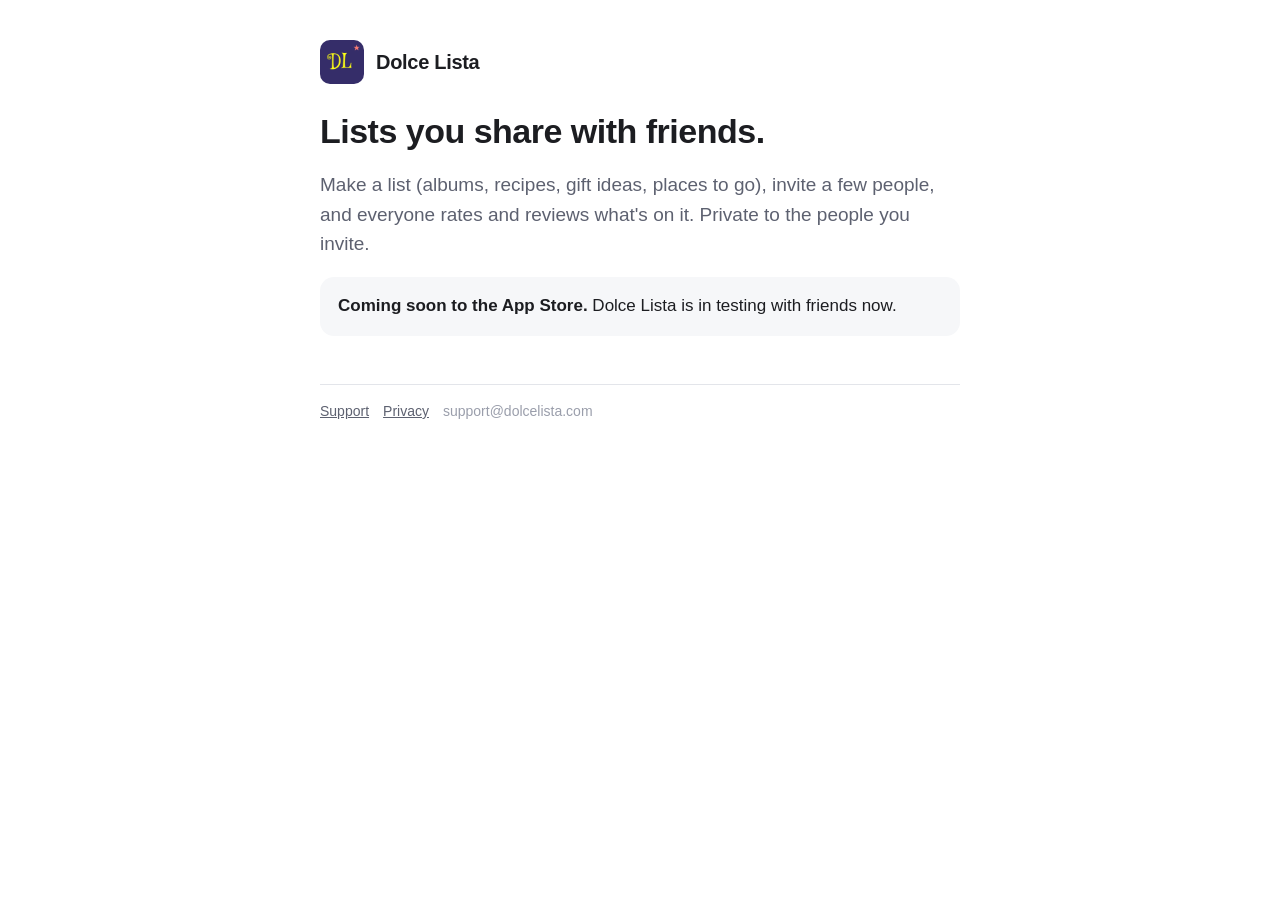
<file: index.html>
<!doctype html>
<html lang="en">
<head>
  <meta charset="utf-8">
  <meta name="viewport" content="width=device-width, initial-scale=1">
  <title>Dolce Lista</title>
  <meta name="description" content="Make lists with friends, rate what's on them, and see where you agree.">
  <link rel="icon" href="/icon.png">
  <link rel="stylesheet" href="/style.css">
</head>
<body>
<main>
  <header><img src="/icon.png" alt=""><a href="/">Dolce Lista</a></header>

  <h1>Lists you share with friends.</h1>
  <p class="lede">Make a list (albums, recipes, gift ideas, places to go), invite a few people, and everyone rates and
  reviews what's on it. Private to the people you invite.</p>

  <div class="card">
    <p><b>Coming soon to the App Store.</b> Dolce Lista is in testing with friends now.</p>
  </div>

  <footer><a href="/support/">Support</a><a href="/privacy/">Privacy</a><span>support@dolcelista.com</span></footer>
</main>
</body>
</html>
</file>
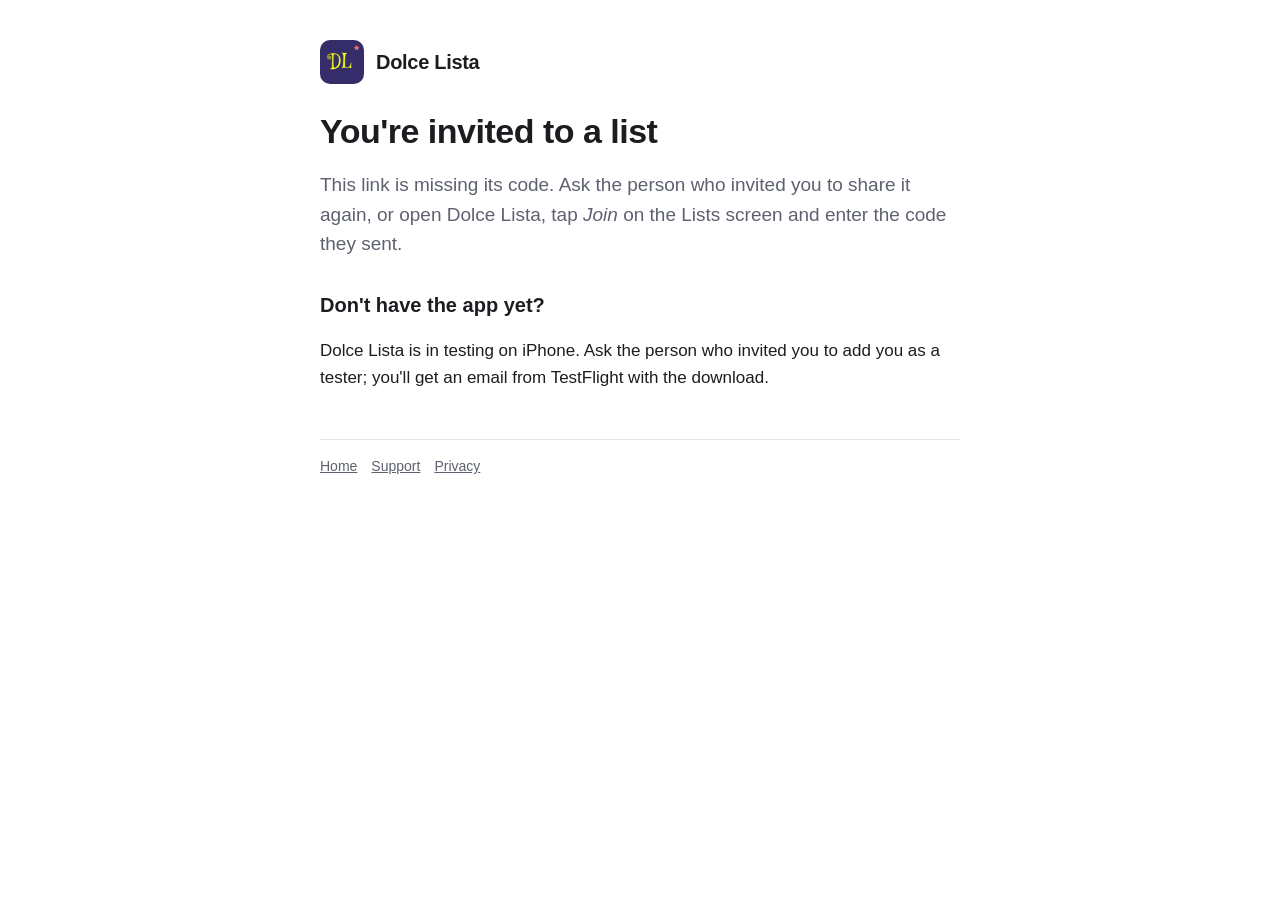
<file: join/index.html>
<!doctype html>
<html lang="en">
<head>
  <meta charset="utf-8">
  <meta name="viewport" content="width=device-width, initial-scale=1">
  <title>Join a list · Dolce Lista</title>
  <meta name="description" content="You've been invited to a list on Dolce Lista.">
  <meta name="robots" content="noindex">
  <link rel="icon" href="/icon.png">
  <link rel="stylesheet" href="/style.css">
  <style>
    .code { font-size: 40px; font-weight: 800; letter-spacing: 4px; text-align: center; margin: 4px 0 0; font-variant-numeric: tabular-nums; }
    .actions { display: flex; flex-direction: column; gap: 10px; margin: 20px 0 8px; }
    .btn { display: block; text-align: center; font: inherit; font-weight: 700; padding: 14px 18px; border-radius: 14px; text-decoration: none; cursor: pointer; }
    .primary { background: var(--accent); color: #fff; border: 0; }
    .outline { background: transparent; color: var(--accent); border: 1.5px solid var(--line); }
    .center { text-align: center; }
  </style>
</head>
<body>
<main>
  <header><img src="/icon.png" alt=""><a href="/">Dolce Lista</a></header>

  <h1>You're invited to a list</h1>

  <div id="has-code" hidden>
    <p class="lede">Open it in Dolce Lista to see the list and join.</p>
    <div class="card">
      <p class="muted center">Your code</p>
      <p class="code" id="code"></p>
    </div>
    <div class="actions">
      <a class="btn primary" id="open">Open in Dolce Lista</a>
      <button class="btn outline" id="copy" type="button">Copy code</button>
    </div>
    <p class="muted">If the button doesn't open the app, copy the code, open Dolce Lista, tap <i>Join</i> on the
    Lists screen and paste it. Codes work for 7 days.</p>
  </div>

  <div id="no-code" hidden>
    <p class="lede">This link is missing its code. Ask the person who invited you to share it again, or open
    Dolce Lista, tap <i>Join</i> on the Lists screen and enter the code they sent.</p>
  </div>

  <h2>Don't have the app yet?</h2>
  <p>Dolce Lista is in testing on iPhone. Ask the person who invited you to add you as a tester; you'll get an
  email from TestFlight with the download.</p>

  <footer><a href="/">Home</a><a href="/support/">Support</a><a href="/privacy/">Privacy</a></footer>
</main>
<script>
  // The code comes only from this link; the page looks nothing up.
  var raw = (new URLSearchParams(location.search).get('code') || '').toUpperCase().replace(/[^A-Z0-9]/g, '');
  if (raw.length === 8) {
    var pretty = raw.slice(0, 4) + '-' + raw.slice(4);
    document.getElementById('code').textContent = pretty;
    document.getElementById('open').href = 'dolcelista://join?code=' + raw;
    document.getElementById('has-code').hidden = false;
    var copy = document.getElementById('copy');
    copy.addEventListener('click', function () {
      var done = function () { copy.textContent = 'Copied ✓'; setTimeout(function () { copy.textContent = 'Copy code'; }, 2000); };
      if (navigator.clipboard && navigator.clipboard.writeText) {
        navigator.clipboard.writeText(pretty).then(done, function () { prompt('Copy this code:', pretty); });
      } else {
        prompt('Copy this code:', pretty);
      }
    });
  } else {
    document.getElementById('no-code').hidden = false;
  }
</script>
</body>
</html>
</file>
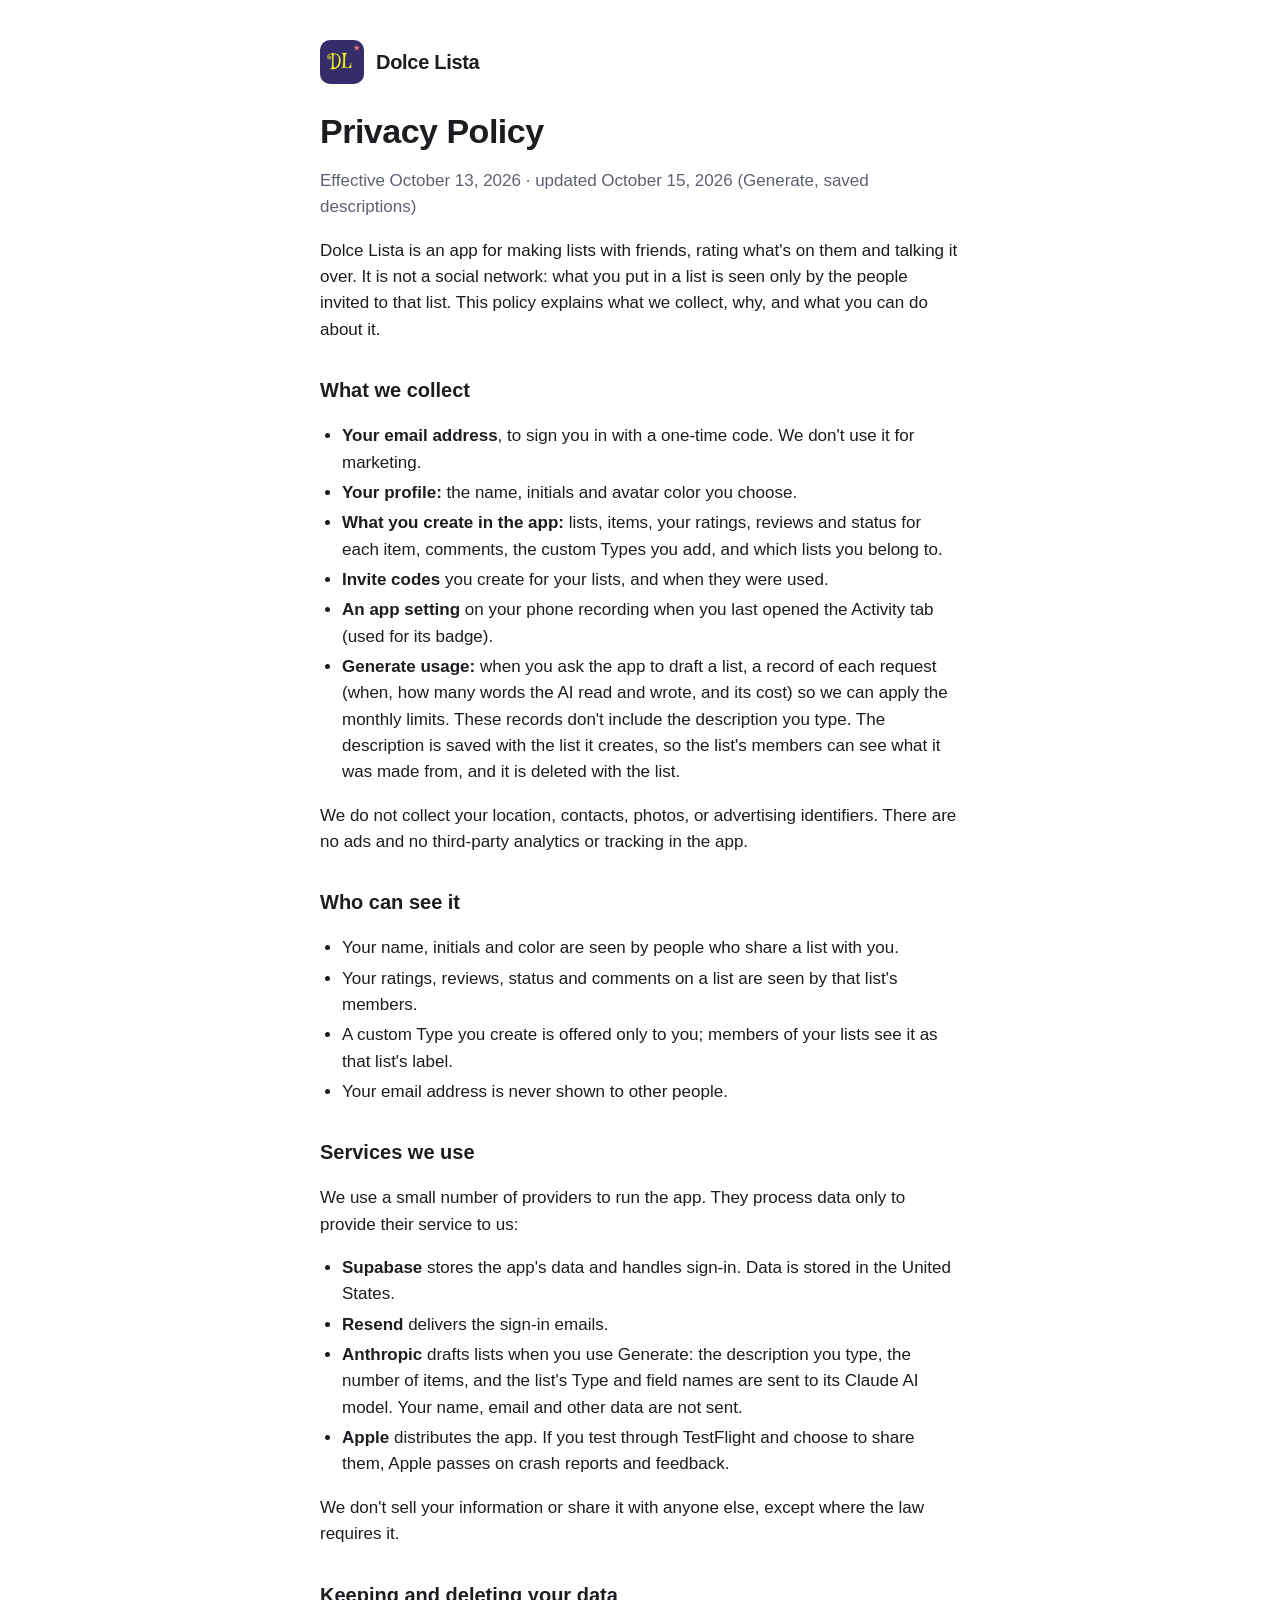
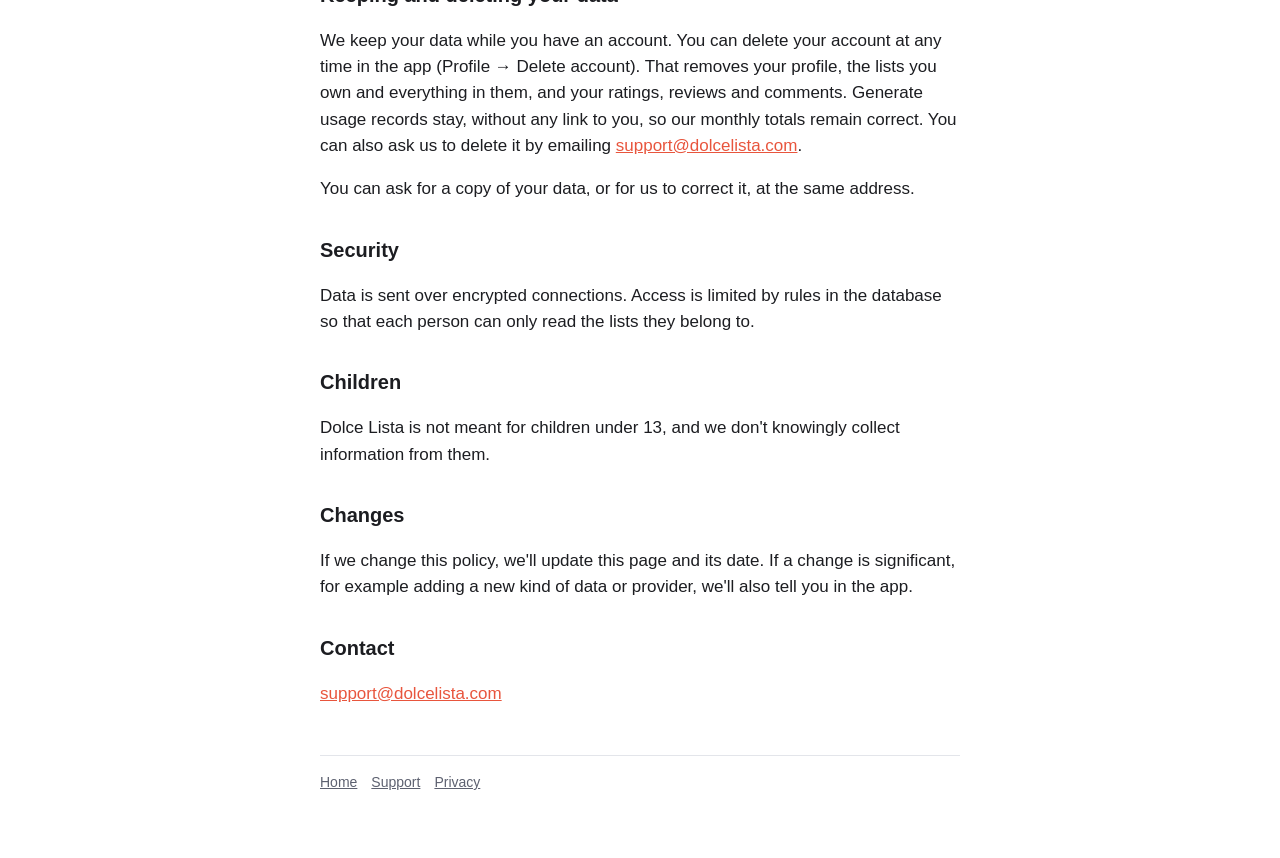
<file: privacy/index.html>
<!doctype html>
<html lang="en">
<head>
  <meta charset="utf-8">
  <meta name="viewport" content="width=device-width, initial-scale=1">
  <title>Privacy Policy · Dolce Lista</title>
  <meta name="description" content="How Dolce Lista handles your information.">
  <link rel="icon" href="/icon.png">
  <link rel="stylesheet" href="/style.css">
</head>
<body>
<main>
  <header><img src="/icon.png" alt=""><a href="/">Dolce Lista</a></header>

  <h1>Privacy Policy</h1>
  <p class="muted">Effective October 13, 2026 · updated October 15, 2026 (Generate, saved descriptions)</p>

  <p>Dolce Lista is an app for making lists with friends, rating what's on them and talking it over. It is not a
  social network: what you put in a list is seen only by the people invited to that list. This policy explains what
  we collect, why, and what you can do about it.</p>

  <h2>What we collect</h2>
  <ul>
    <li><b>Your email address</b>, to sign you in with a one-time code. We don't use it for marketing.</li>
    <li><b>Your profile:</b> the name, initials and avatar color you choose.</li>
    <li><b>What you create in the app:</b> lists, items, your ratings, reviews and status for each item, comments,
      the custom Types you add, and which lists you belong to.</li>
    <li><b>Invite codes</b> you create for your lists, and when they were used.</li>
    <li><b>An app setting</b> on your phone recording when you last opened the Activity tab (used for its badge).</li>
    <li><b>Generate usage:</b> when you ask the app to draft a list, a record of each request (when, how many words
      the AI read and wrote, and its cost) so we can apply the monthly limits. These records don't include the
      description you type. The description is saved with the list it creates, so the list's members can see what
      it was made from, and it is deleted with the list.</li>
  </ul>
  <p>We do not collect your location, contacts, photos, or advertising identifiers. There are no ads and no
  third-party analytics or tracking in the app.</p>

  <h2>Who can see it</h2>
  <ul>
    <li>Your name, initials and color are seen by people who share a list with you.</li>
    <li>Your ratings, reviews, status and comments on a list are seen by that list's members.</li>
    <li>A custom Type you create is offered only to you; members of your lists see it as that list's label.</li>
    <li>Your email address is never shown to other people.</li>
  </ul>

  <h2>Services we use</h2>
  <p>We use a small number of providers to run the app. They process data only to provide their service to us:</p>
  <ul>
    <li><b>Supabase</b> stores the app's data and handles sign-in. Data is stored in the United States.</li>
    <li><b>Resend</b> delivers the sign-in emails.</li>
    <li><b>Anthropic</b> drafts lists when you use Generate: the description you type, the number of items, and the
      list's Type and field names are sent to its Claude AI model. Your name, email and other data are not sent.</li>
    <li><b>Apple</b> distributes the app. If you test through TestFlight and choose to share them, Apple passes on
      crash reports and feedback.</li>
  </ul>
  <p>We don't sell your information or share it with anyone else, except where the law requires it.</p>

  <h2>Keeping and deleting your data</h2>
  <p>We keep your data while you have an account. You can delete your account at any time in the app
  (Profile → Delete account). That removes your profile, the lists you own and everything in them, and your
  ratings, reviews and comments. Generate usage records stay, without any link to you, so our monthly totals
  remain correct. You can also ask us to delete it by emailing
  <a href="mailto:support@dolcelista.com">support@dolcelista.com</a>.</p>
  <p>You can ask for a copy of your data, or for us to correct it, at the same address.</p>

  <h2>Security</h2>
  <p>Data is sent over encrypted connections. Access is limited by rules in the database so that each person can only
  read the lists they belong to.</p>

  <h2>Children</h2>
  <p>Dolce Lista is not meant for children under 13, and we don't knowingly collect information from them.</p>

  <h2>Changes</h2>
  <p>If we change this policy, we'll update this page and its date. If a change is significant, for example adding a
  new kind of data or provider, we'll also tell you in the app.</p>

  <h2>Contact</h2>
  <p><a href="mailto:support@dolcelista.com">support@dolcelista.com</a></p>

  <footer><a href="/">Home</a><a href="/support/">Support</a><a href="/privacy/">Privacy</a></footer>
</main>
</body>
</html>
</file>
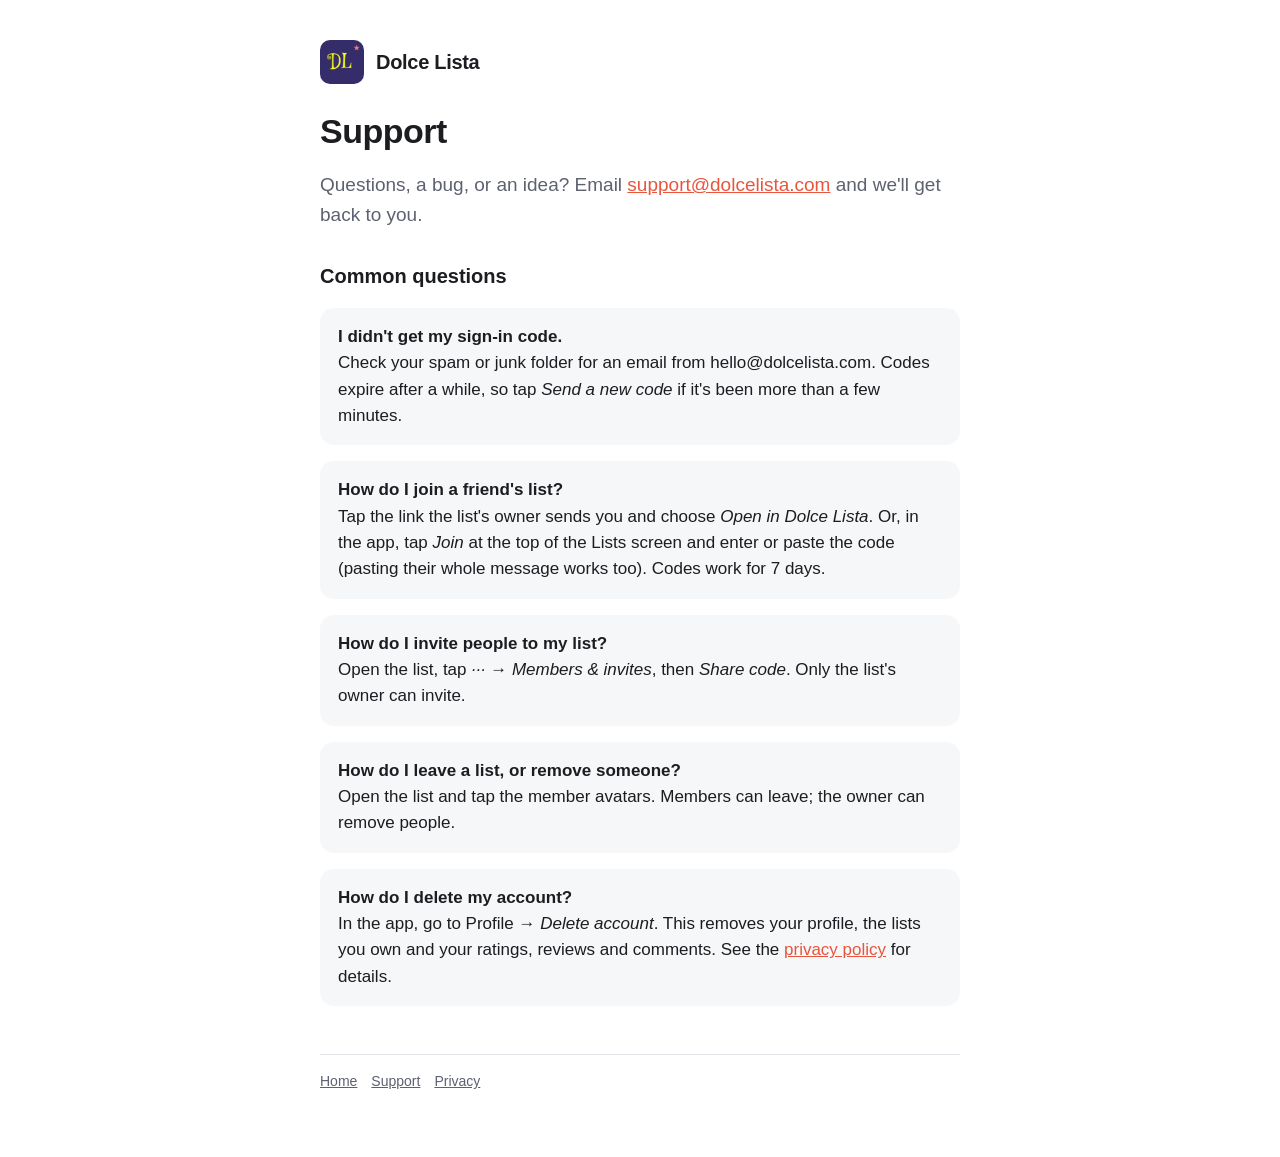
<file: support/index.html>
<!doctype html>
<html lang="en">
<head>
  <meta charset="utf-8">
  <meta name="viewport" content="width=device-width, initial-scale=1">
  <title>Support · Dolce Lista</title>
  <meta name="description" content="Help with Dolce Lista.">
  <link rel="icon" href="/icon.png">
  <link rel="stylesheet" href="/style.css">
</head>
<body>
<main>
  <header><img src="/icon.png" alt=""><a href="/">Dolce Lista</a></header>

  <h1>Support</h1>
  <p class="lede">Questions, a bug, or an idea? Email
  <a href="mailto:support@dolcelista.com">support@dolcelista.com</a> and we'll get back to you.</p>

  <h2>Common questions</h2>

  <div class="card">
    <p><b>I didn't get my sign-in code.</b><br>
    Check your spam or junk folder for an email from hello@dolcelista.com. Codes expire after a while, so tap
    <i>Send a new code</i> if it's been more than a few minutes.</p>
  </div>

  <div class="card">
    <p><b>How do I join a friend's list?</b><br>
    Tap the link the list's owner sends you and choose <i>Open in Dolce Lista</i>. Or, in the app, tap <i>Join</i>
    at the top of the Lists screen and enter or paste the code (pasting their whole message works too). Codes work
    for 7 days.</p>
  </div>

  <div class="card">
    <p><b>How do I invite people to my list?</b><br>
    Open the list, tap <i>···</i> → <i>Members &amp; invites</i>, then <i>Share code</i>. Only the list's owner can invite.</p>
  </div>

  <div class="card">
    <p><b>How do I leave a list, or remove someone?</b><br>
    Open the list and tap the member avatars. Members can leave; the owner can remove people.</p>
  </div>

  <div class="card">
    <p><b>How do I delete my account?</b><br>
    In the app, go to Profile → <i>Delete account</i>. This removes your profile, the lists you own and your
    ratings, reviews and comments. See the <a href="/privacy/">privacy policy</a> for details.</p>
  </div>

  <footer><a href="/">Home</a><a href="/support/">Support</a><a href="/privacy/">Privacy</a></footer>
</main>
</body>
</html>
</file>
<file: style.css>
:root {
  --ink: #1c1d21; --muted: #5d6170; --faint: #9a9eab; --line: #e3e5ea;
  --bg: #ffffff; --panel: #f6f7f9; --accent: #e8553d;
}
@media (prefers-color-scheme: dark) {
  :root {
    --ink: #f2f3f5; --muted: #a9adb9; --faint: #6f7380; --line: #2c2e35;
    --bg: #111214; --panel: #1c1d21; --accent: #f06a52;
  }
}
* { box-sizing: border-box; }
body {
  margin: 0; background: var(--bg); color: var(--ink);
  font: 17px/1.55 -apple-system, BlinkMacSystemFont, "Segoe UI", Helvetica, Arial, sans-serif;
}
main { max-width: 680px; margin: 0 auto; padding: 40px 20px 64px; }
header { display: flex; align-items: center; gap: 12px; margin-bottom: 28px; }
header img { width: 44px; height: 44px; border-radius: 10px; }
header a { color: var(--ink); text-decoration: none; font-weight: 800; font-size: 20px; letter-spacing: -0.3px; }
h1 { font-size: 34px; line-height: 1.15; letter-spacing: -0.5px; margin: 0 0 8px; }
h2 { font-size: 20px; margin: 32px 0 8px; }
p, li { color: var(--ink); }
.lede { color: var(--muted); font-size: 19px; }
.muted { color: var(--muted); }
a { color: var(--accent); }
ul { padding-left: 22px; }
li { margin: 4px 0; }
.card { background: var(--panel); border-radius: 14px; padding: 16px 18px; margin: 16px 0; }
.card p { margin: 0; }
footer { margin-top: 48px; padding-top: 16px; border-top: 1px solid var(--line); color: var(--faint); font-size: 14px; }
footer a { color: var(--muted); margin-right: 14px; }
</file>
